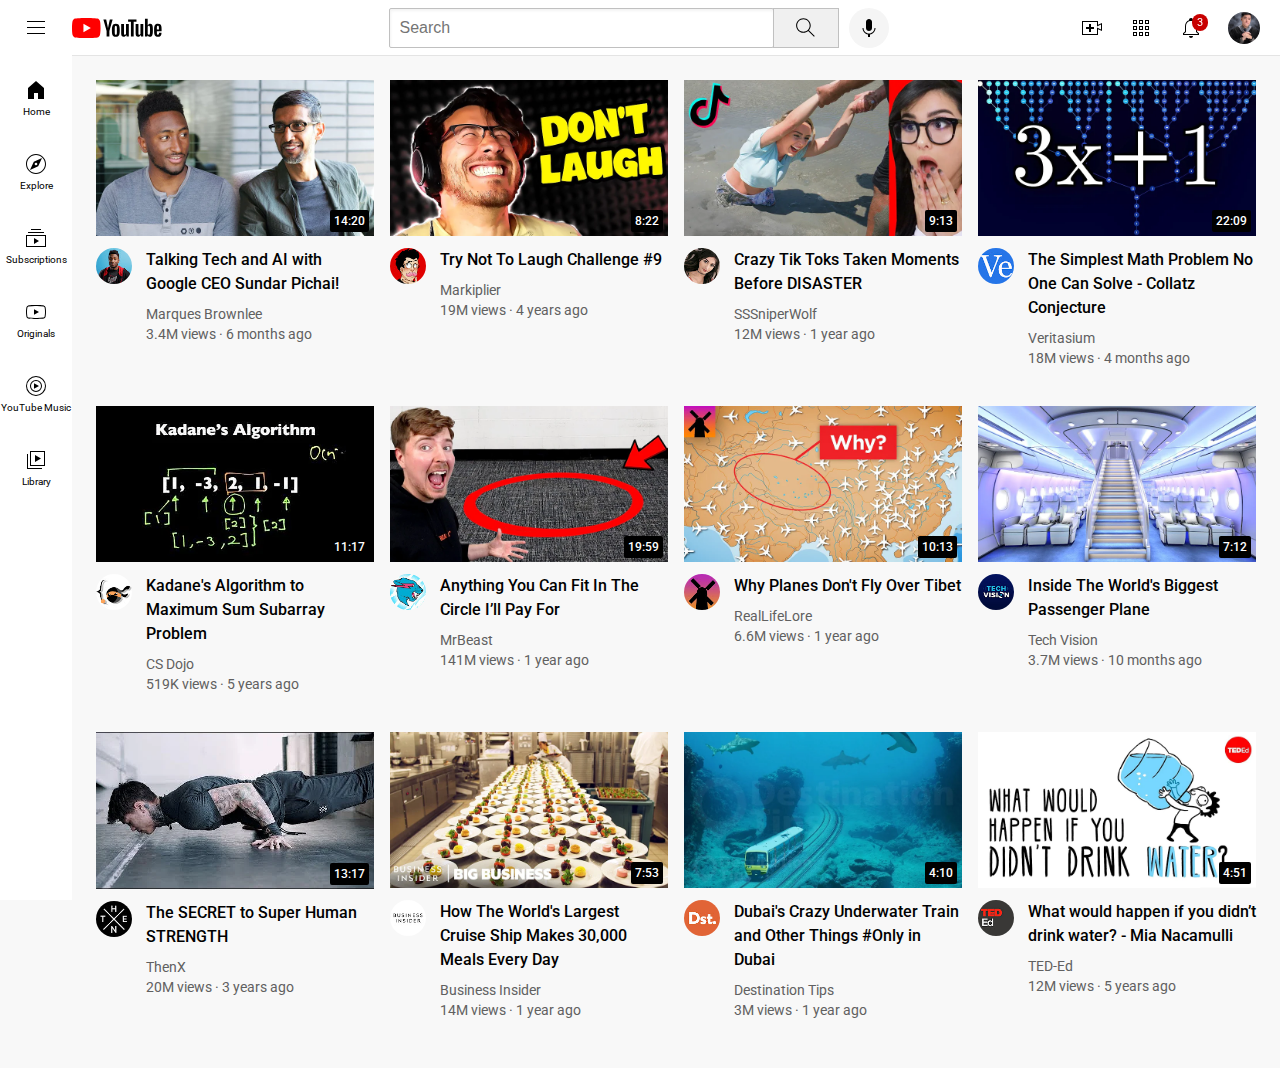
<file: index.html>
<!DOCTYPE html>
<html>

  <head>
    <title>YouTube.com Clone</title>

    <link rel="preconnect" href="https://fonts.googleapis.com">
    <link rel="preconnect" href="https://fonts.gstatic.com" crossorigin>
    <link href="https://fonts.googleapis.com/css2?family=Roboto:wght@400;500;700&display=swap" rel="stylesheet">

    <link rel="stylesheet" href="styles/general.css">
    <link rel="stylesheet" href="styles/header.css">
    <link rel="stylesheet" href="styles/video.css">
    <link rel="stylesheet" href="styles/sidebar.css">
  </head>

  <body>
    <header class="header">

      <div class="left-section">

        <img class="hamburger-menu" src="icons/hamburger-menu.svg">
        <img class="youtube-logo" src="icons/youtube-logo.svg">

      </div>

      <div class="middle-section">

        <input class="search-bar" type="text" placeholder="Search">
        <button class="search-button">
          <img class="search-icon" src="icons/search.svg">
          <div class="tooltip">Search</div>
        </button>
        
        <button class="voice-search-button">
          <img class="voice-search-icon" src="icons/voice-search-icon.svg">
          <div class="tooltip">Search with your voice</div>
        </button>

      </div>

      <div class="right-section">
        
        <div class="upload-icon-container">
          <img class="upload-icon" src="icons/upload.svg">
          <div class="tooltip">Create</div>
        
        </div>
        
        <div class="youtube-apps-icon-container">
          <img class="youtube-apps-icon" src="icons/youtube-apps.svg">
          <div class="tooltip">YouTube Apps</div>
        </div>

        <div class="notifications-icon-container">
          <img class="notifications-icon" src="icons/notifications.svg">
          <div class="notifications-count">3</div>
          <div class="tooltip">Notifications</div>
        </div>

        <img class="current-user-picture" src="channel-pictures/my-channel.jpg">

      </div>

    </header>

    <nav class="sidebar">

      <div class="sidebar-link">
        <img src="icons/home.svg">
        <div>Home</div>
      </div>

      <div class="sidebar-link">
        <img src="icons/explore.svg">
        <div>Explore</div>
      </div>

      <div class="sidebar-link">
        <img src="icons/subscriptions.svg">
        <div>Subscriptions</div>
      </div>

      <div class="sidebar-link">
        <img src="icons/originals.svg">
        <div>Originals</div>
      </div>

      <div class="sidebar-link">
        <img src="icons/youtube-music.svg">
        <div>YouTube Music</div>
      </div>

      <div class="sidebar-link">
        <img src="icons/library.svg">
        <div>Library</div>
      </div>

    </nav>

    <main>
      <section class="video-grid">

        <div class="video-preview">
          <div class="thumbnail-row">
            <img class="thumbnail" src="thumbnails/thumbnail-1.webp">
            <div class="video-time">14:20</div>
          </div>
          <div class="video-info-grid">
            <div class="channel-picture">
              <img class="profile-picture" src="channel-pictures/channel-1.jpeg">
            </div>
            <div class="video-info">
              <p class="video-title">
                Talking Tech and AI with Google CEO Sundar Pichai!
              </p>
              <p class="video-author">
                Marques Brownlee
              </p>
              <p class="video-stats">
                3.4M views &#183; 6 months ago
              </p>
            </div>
          </div>
        </div>

        <div class="video-preview">
          <div class="thumbnail-row">
            <img class="thumbnail" src="thumbnails/thumbnail-2.webp">
            <div class="video-time">8:22</div>
          </div>
          <div class="video-info-grid">
            <div class="channel-picture">
              <img class="profile-picture" src="channel-pictures/channel-2.jpeg">
            </div>
            <div class="video-info">
              <p class="video-title">
                Try Not To Laugh Challenge #9
              </p>
              <p class="video-author">
                Markiplier
              </p>
              <p class="video-stats">
                19M views &#183; 4 years ago
              </p>
            </div>
          </div>
        </div>

        <div class="video-preview">
          <div class="thumbnail-row">
            <img class="thumbnail" src="thumbnails/thumbnail-3.webp">
            <div class="video-time">9:13</div>
          </div>
          <div class="video-info-grid">
            <div class="channel-picture">
              <img class="profile-picture" src="channel-pictures/channel-3.jpeg">
            </div>
            <div class="video-info">
              <p class="video-title">
                Crazy Tik Toks Taken Moments Before DISASTER
              </p>
              <p class="video-author">
                SSSniperWolf
              </p>
              <p class="video-stats">
                12M views &#183; 1 year ago
              </p>
            </div>
          </div>
        </div>

        <div class="video-preview">
          <div class="thumbnail-row">
            <img class="thumbnail" src="thumbnails/thumbnail-4.webp">
            <div class="video-time">22:09</div>
          </div>
          <div class="video-info-grid">
            <div class="channel-picture">
              <img class="profile-picture" src="channel-pictures/channel-4.jpeg">
            </div>
            <div class="video-info">
              <p class="video-title">
                The Simplest Math Problem No One Can Solve - Collatz Conjecture
              </p>
              <p class="video-author">
                Veritasium
              </p>
              <p class="video-stats">
                18M views &#183; 4 months ago
              </p>
            </div>
          </div>
        </div>

        <div class="video-preview">
          <div class="thumbnail-row">
            <img class="thumbnail" src="thumbnails/thumbnail-5.webp">
            <div class="video-time">11:17</div>
          </div>
          <div class="video-info-grid">
            <div class="channel-picture">
              <img class="profile-picture" src="channel-pictures/channel-5.jpeg">
            </div>
            <div class="video-info">
              <p class="video-title">
                Kadane's Algorithm to Maximum Sum Subarray Problem
              </p>
              <p class="video-author">
                CS Dojo
              </p>
              <p class="video-stats">
                519K views &#183; 5 years ago
              </p>
            </div>
          </div>
        </div>

        <div class="video-preview">
          <div class="thumbnail-row">
            <img class="thumbnail" src="thumbnails/thumbnail-6.webp">
            <div class="video-time">19:59</div>
          </div>
          <div class="video-info-grid">
            <div class="channel-picture">
              <img class="profile-picture" src="channel-pictures/channel-6.jpeg">
            </div>
            <div class="video-info">
              <p class="video-title">
                Anything You Can Fit In The Circle I’ll Pay For
              </p>
              <p class="video-author">
                MrBeast
              </p>
              <p class="video-stats">
                141M views &#183; 1 year ago
              </p>
            </div>
          </div>
        </div>

        <div class="video-preview">
          <div class="thumbnail-row">
            <img class="thumbnail" src="thumbnails/thumbnail-7.webp">
            <div class="video-time">10:13</div>
          </div>
          <div class="video-info-grid">
            <div class="channel-picture">
              <img class="profile-picture" src="channel-pictures/channel-7.jpeg">
            </div>
            <div class="video-info">
              <p class="video-title">
                Why Planes Don't Fly Over Tibet
              </p>
              <p class="video-author">
                RealLifeLore
              </p>
              <p class="video-stats">
                6.6M views &#183; 1 year ago
              </p>
            </div>
          </div>
        </div>

        <div class="video-preview">
          <div class="thumbnail-row">
            <img class="thumbnail" src="thumbnails/thumbnail-8.webp">
            <div class="video-time">7:12</div>
          </div>
          <div class="video-info-grid">
            <div class="channel-picture">
              <img class="profile-picture" src="channel-pictures/channel-8.jpeg">
            </div>
            <div class="video-info">
              <p class="video-title">
                Inside The World's Biggest Passenger Plane
              </p>
              <p class="video-author">
                Tech Vision
              </p>
              <p class="video-stats">
                3.7M views &#183; 10 months ago
              </p>
            </div>
          </div>
        </div>

        <div class="video-preview">
          <div class="thumbnail-row">
            <img class="thumbnail" src="thumbnails/thumbnail-9.webp">
            <div class="video-time">13:17</div>
          </div>
          <div class="video-info-grid">
            <div class="channel-picture">
              <img class="profile-picture" src="channel-pictures/channel-9.jpeg">
            </div>
            <div class="video-info">
              <p class="video-title">
                The SECRET to Super Human STRENGTH
              </p>
              <p class="video-author">
                ThenX
              </p>
              <p class="video-stats">
                20M views &#183; 3 years ago
              </p>
            </div>
          </div>
        </div>

        <div class="video-preview">
          <div class="thumbnail-row">
            <img class="thumbnail" src="thumbnails/thumbnail-10.webp">
            <div class="video-time">7:53</div>
          </div>
          <div class="video-info-grid">
            <div class="channel-picture">
              <img class="profile-picture" src="channel-pictures/channel-10.jpeg">
            </div>
            <div class="video-info">
              <p class="video-title">
                How The World's Largest Cruise Ship Makes 30,000 Meals Every Day
              </p>
              <p class="video-author">
                Business Insider
              </p>
              <p class="video-stats">
                14M views &#183; 1 year ago
              </p>
            </div>
          </div>
        </div>

        <div class="video-preview">
          <div class="thumbnail-row">
            <img class="thumbnail" src="thumbnails/thumbnail-11.webp">
            <div class="video-time">4:10</div>
          </div>
          <div class="video-info-grid">
            <div class="channel-picture">
              <img class="profile-picture" src="channel-pictures/channel-11.jpeg">
            </div>
            <div class="video-info">
              <p class="video-title">
                Dubai's Crazy Underwater Train and Other Things #Only in Dubai
              </p>
              <p class="video-author">
                Destination Tips
              </p>
              <p class="video-stats">
                3M views &#183; 1 year ago
              </p>
            </div>
          </div>
        </div>

        <div class="video-preview">

          <div class="thumbnail-row">
            <img class="thumbnail" src="thumbnails/thumbnail-12.webp">
            <div class="video-time">4:51</div>
          </div>

          <div class="video-info-grid">

            <div class="channel-picture">
              <img class="profile-picture" src="channel-pictures/channel-12.jpeg">
            </div>

            <div class="video-info">

              <p class="video-title">
                What would happen if you didn’t drink water? - Mia Nacamulli
              </p>

              <p class="video-author">
                TED-Ed
              </p>

              <p class="video-stats">
                12M views &#183; 5 years ago
              </p>

            </div>

          </div>

        </div>

      </section>

    </main>

  </body>

</html>
</file>
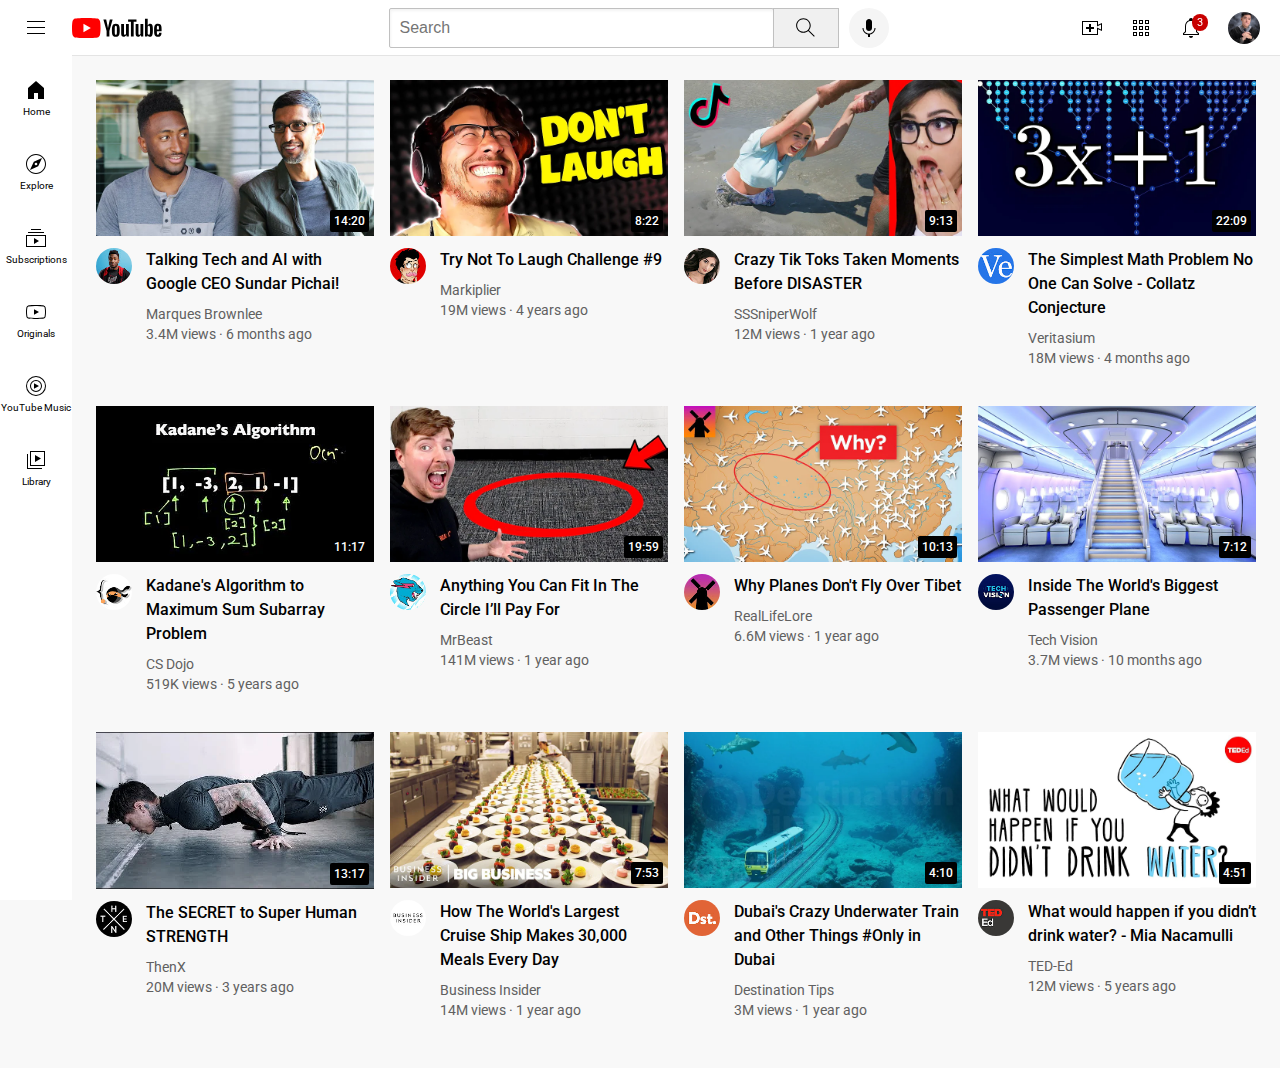
<file: youtube.html>
<!DOCTYPE html>
<html>

  <head>
    <title>YouTube.com Clone</title>

    <link rel="preconnect" href="https://fonts.googleapis.com">
    <link rel="preconnect" href="https://fonts.gstatic.com" crossorigin>
    <link href="https://fonts.googleapis.com/css2?family=Roboto:wght@400;500;700&display=swap" rel="stylesheet">

    <link rel="stylesheet" href="styles/general.css">
    <link rel="stylesheet" href="styles/header.css">
    <link rel="stylesheet" href="styles/video.css">
    <link rel="stylesheet" href="styles/sidebar.css">
  </head>

  <body>
    <header class="header">

      <div class="left-section">

        <img class="hamburger-menu" src="icons/hamburger-menu.svg">
        <img class="youtube-logo" src="icons/youtube-logo.svg">

      </div>

      <div class="middle-section">

        <input class="search-bar" type="text" placeholder="Search">
        <button class="search-button">
          <img class="search-icon" src="icons/search.svg">
          <div class="tooltip">Search</div>
        </button>
        
        <button class="voice-search-button">
          <img class="voice-search-icon" src="icons/voice-search-icon.svg">
          <div class="tooltip">Search with your voice</div>
        </button>

      </div>

      <div class="right-section">
        
        <div class="upload-icon-container">
          <img class="upload-icon" src="icons/upload.svg">
          <div class="tooltip">Create</div>
        
        </div>
        
        <div class="youtube-apps-icon-container">
          <img class="youtube-apps-icon" src="icons/youtube-apps.svg">
          <div class="tooltip">YouTube Apps</div>
        </div>

        <div class="notifications-icon-container">
          <img class="notifications-icon" src="icons/notifications.svg">
          <div class="notifications-count">3</div>
          <div class="tooltip">Notifications</div>
        </div>

        <img class="current-user-picture" src="channel-pictures/my-channel.jpg">

      </div>

    </header>

    <nav class="sidebar">

      <div class="sidebar-link">
        <img src="icons/home.svg">
        <div>Home</div>
      </div>

      <div class="sidebar-link">
        <img src="icons/explore.svg">
        <div>Explore</div>
      </div>

      <div class="sidebar-link">
        <img src="icons/subscriptions.svg">
        <div>Subscriptions</div>
      </div>

      <div class="sidebar-link">
        <img src="icons/originals.svg">
        <div>Originals</div>
      </div>

      <div class="sidebar-link">
        <img src="icons/youtube-music.svg">
        <div>YouTube Music</div>
      </div>

      <div class="sidebar-link">
        <img src="icons/library.svg">
        <div>Library</div>
      </div>

    </nav>

    <main>
      <section class="video-grid">

        <div class="video-preview">
          <div class="thumbnail-row">
            <img class="thumbnail" src="thumbnails/thumbnail-1.webp">
            <div class="video-time">14:20</div>
          </div>
          <div class="video-info-grid">
            <div class="channel-picture">
              <img class="profile-picture" src="channel-pictures/channel-1.jpeg">
            </div>
            <div class="video-info">
              <p class="video-title">
                Talking Tech and AI with Google CEO Sundar Pichai!
              </p>
              <p class="video-author">
                Marques Brownlee
              </p>
              <p class="video-stats">
                3.4M views &#183; 6 months ago
              </p>
            </div>
          </div>
        </div>

        <div class="video-preview">
          <div class="thumbnail-row">
            <img class="thumbnail" src="thumbnails/thumbnail-2.webp">
            <div class="video-time">8:22</div>
          </div>
          <div class="video-info-grid">
            <div class="channel-picture">
              <img class="profile-picture" src="channel-pictures/channel-2.jpeg">
            </div>
            <div class="video-info">
              <p class="video-title">
                Try Not To Laugh Challenge #9
              </p>
              <p class="video-author">
                Markiplier
              </p>
              <p class="video-stats">
                19M views &#183; 4 years ago
              </p>
            </div>
          </div>
        </div>

        <div class="video-preview">
          <div class="thumbnail-row">
            <img class="thumbnail" src="thumbnails/thumbnail-3.webp">
            <div class="video-time">9:13</div>
          </div>
          <div class="video-info-grid">
            <div class="channel-picture">
              <img class="profile-picture" src="channel-pictures/channel-3.jpeg">
            </div>
            <div class="video-info">
              <p class="video-title">
                Crazy Tik Toks Taken Moments Before DISASTER
              </p>
              <p class="video-author">
                SSSniperWolf
              </p>
              <p class="video-stats">
                12M views &#183; 1 year ago
              </p>
            </div>
          </div>
        </div>

        <div class="video-preview">
          <div class="thumbnail-row">
            <img class="thumbnail" src="thumbnails/thumbnail-4.webp">
            <div class="video-time">22:09</div>
          </div>
          <div class="video-info-grid">
            <div class="channel-picture">
              <img class="profile-picture" src="channel-pictures/channel-4.jpeg">
            </div>
            <div class="video-info">
              <p class="video-title">
                The Simplest Math Problem No One Can Solve - Collatz Conjecture
              </p>
              <p class="video-author">
                Veritasium
              </p>
              <p class="video-stats">
                18M views &#183; 4 months ago
              </p>
            </div>
          </div>
        </div>

        <div class="video-preview">
          <div class="thumbnail-row">
            <img class="thumbnail" src="thumbnails/thumbnail-5.webp">
            <div class="video-time">11:17</div>
          </div>
          <div class="video-info-grid">
            <div class="channel-picture">
              <img class="profile-picture" src="channel-pictures/channel-5.jpeg">
            </div>
            <div class="video-info">
              <p class="video-title">
                Kadane's Algorithm to Maximum Sum Subarray Problem
              </p>
              <p class="video-author">
                CS Dojo
              </p>
              <p class="video-stats">
                519K views &#183; 5 years ago
              </p>
            </div>
          </div>
        </div>

        <div class="video-preview">
          <div class="thumbnail-row">
            <img class="thumbnail" src="thumbnails/thumbnail-6.webp">
            <div class="video-time">19:59</div>
          </div>
          <div class="video-info-grid">
            <div class="channel-picture">
              <img class="profile-picture" src="channel-pictures/channel-6.jpeg">
            </div>
            <div class="video-info">
              <p class="video-title">
                Anything You Can Fit In The Circle I’ll Pay For
              </p>
              <p class="video-author">
                MrBeast
              </p>
              <p class="video-stats">
                141M views &#183; 1 year ago
              </p>
            </div>
          </div>
        </div>

        <div class="video-preview">
          <div class="thumbnail-row">
            <img class="thumbnail" src="thumbnails/thumbnail-7.webp">
            <div class="video-time">10:13</div>
          </div>
          <div class="video-info-grid">
            <div class="channel-picture">
              <img class="profile-picture" src="channel-pictures/channel-7.jpeg">
            </div>
            <div class="video-info">
              <p class="video-title">
                Why Planes Don't Fly Over Tibet
              </p>
              <p class="video-author">
                RealLifeLore
              </p>
              <p class="video-stats">
                6.6M views &#183; 1 year ago
              </p>
            </div>
          </div>
        </div>

        <div class="video-preview">
          <div class="thumbnail-row">
            <img class="thumbnail" src="thumbnails/thumbnail-8.webp">
            <div class="video-time">7:12</div>
          </div>
          <div class="video-info-grid">
            <div class="channel-picture">
              <img class="profile-picture" src="channel-pictures/channel-8.jpeg">
            </div>
            <div class="video-info">
              <p class="video-title">
                Inside The World's Biggest Passenger Plane
              </p>
              <p class="video-author">
                Tech Vision
              </p>
              <p class="video-stats">
                3.7M views &#183; 10 months ago
              </p>
            </div>
          </div>
        </div>

        <div class="video-preview">
          <div class="thumbnail-row">
            <img class="thumbnail" src="thumbnails/thumbnail-9.webp">
            <div class="video-time">13:17</div>
          </div>
          <div class="video-info-grid">
            <div class="channel-picture">
              <img class="profile-picture" src="channel-pictures/channel-9.jpeg">
            </div>
            <div class="video-info">
              <p class="video-title">
                The SECRET to Super Human STRENGTH
              </p>
              <p class="video-author">
                ThenX
              </p>
              <p class="video-stats">
                20M views &#183; 3 years ago
              </p>
            </div>
          </div>
        </div>

        <div class="video-preview">
          <div class="thumbnail-row">
            <img class="thumbnail" src="thumbnails/thumbnail-10.webp">
            <div class="video-time">7:53</div>
          </div>
          <div class="video-info-grid">
            <div class="channel-picture">
              <img class="profile-picture" src="channel-pictures/channel-10.jpeg">
            </div>
            <div class="video-info">
              <p class="video-title">
                How The World's Largest Cruise Ship Makes 30,000 Meals Every Day
              </p>
              <p class="video-author">
                Business Insider
              </p>
              <p class="video-stats">
                14M views &#183; 1 year ago
              </p>
            </div>
          </div>
        </div>

        <div class="video-preview">
          <div class="thumbnail-row">
            <img class="thumbnail" src="thumbnails/thumbnail-11.webp">
            <div class="video-time">4:10</div>
          </div>
          <div class="video-info-grid">
            <div class="channel-picture">
              <img class="profile-picture" src="channel-pictures/channel-11.jpeg">
            </div>
            <div class="video-info">
              <p class="video-title">
                Dubai's Crazy Underwater Train and Other Things #Only in Dubai
              </p>
              <p class="video-author">
                Destination Tips
              </p>
              <p class="video-stats">
                3M views &#183; 1 year ago
              </p>
            </div>
          </div>
        </div>

        <div class="video-preview">

          <div class="thumbnail-row">
            <img class="thumbnail" src="thumbnails/thumbnail-12.webp">
            <div class="video-time">4:51</div>
          </div>

          <div class="video-info-grid">

            <div class="channel-picture">
              <img class="profile-picture" src="channel-pictures/channel-12.jpeg">
            </div>

            <div class="video-info">

              <p class="video-title">
                What would happen if you didn’t drink water? - Mia Nacamulli
              </p>

              <p class="video-author">
                TED-Ed
              </p>

              <p class="video-stats">
                12M views &#183; 5 years ago
              </p>

            </div>

          </div>

        </div>

      </section>

    </main>

  </body>

</html>
</file>
<file: styles/general.css>
p {
  margin-top: 0;
  margin-bottom: 0;
}

body {
  /* This style below will be inherited */
  font-family: Roboto, Arial;
  margin: 0;
  padding-top: 80px;
  padding-bottom: 50px;
  padding-left: 96px;
  padding-right: 24px;
  background-color: rgb(248, 248, 248);
}
</file>
<file: styles/header.css>
.header {
  height: 55px;

  display: flex;
  flex-direction: row;
  justify-content: space-between;

  position: fixed;
  top: 0;
  left: 0;
  right: 0;
  z-index: 100;

  background-color: white;
  border-bottom-width: 1px;
  border-bottom-style: solid;
  border-bottom-color: rgb(228, 228, 228);
}

.left-section {
  display: flex;
  align-items: center;
}

.hamburger-menu {
  height: 24px;
  margin-left: 24px;
  margin-right: 24px;
}

.youtube-logo {
  height: 20px;
}

.middle-section {
  flex: 1;
  margin-left: 70px;
  margin-right: 35px;
  max-width: 500px;
  display: flex;
  align-items: center;
}

.search-bar {
  flex: 1;
  height: 36px;
  padding-left: 10px;
  font-size: 16px;
  border: 1px solid rgb(192, 192, 192);
  border-radius: 2px;
  box-shadow: inset 1px 2px 3px rgba(0, 0, 0, 0.05);
  width: 0;
}

.search-bar::placeholder {
  font-size: 16px;
}

.search-button {
  height: 40px;
  width: 66px;
  background-color: rgb(240, 240, 240);
  border-width: 1px;
  border-style: solid;
  border-color: rgb(192, 192, 192);
  margin-left: -1px;
  margin-right: 10px;
}

.search-button,
.voice-search-button,
.upload-icon-container {
  display: flex;
  justify-content: center;
  align-items: center;
  position: relative;
}

.search-button .tooltip,
.voice-search-button .tooltip,
.upload-icon-container .tooltip {
  position: absolute;
  background-color: gray;
  color: white;
  padding-top: 4px;
  padding-bottom: 4px;
  padding-left: 8px;
  padding-right: 8px;
  border-radius: 2px;
  font-size: 12px;
  bottom: -30px;
  opacity: 0;
  transition: opacity 0.15s;
  pointer-events: none;
  white-space: nowrap;
}

.search-button:hover .tooltip,
.voice-search-button:hover .tooltip,
.upload-icon-container:hover .tooltip {
  opacity: 1;
}

.search-icon {
  height: 25px;
}

.voice-search-button {
  height: 40px;
  width: 40px;
  border-radius: 20px;
  border: none;
  background-color: rgb(245, 245, 245);
}

.voice-search-icon {
  height: 24px;
}

.right-section {
  width: 180px;
  margin-right: 20px;
  display: flex;
  align-items: center;
  justify-content: space-between;
  flex-shrink: 0;
}

.upload-icon {
  height: 24px;
}

.youtube-apps-icon {
  height: 24px;
}

.notifications-icon {
  height: 24px;
}

.notifications-icon-container {
  position: relative;
}

.notifications-count {
  position: absolute;
  top: -2px;
  right: -5px;
  background-color: rgb(200, 0, 0);
  color: white;
  font-size: 11px;
  padding-left: 5px;
  padding-right: 5px;
  padding-top: 2px;
  padding-bottom: 2px;
  border-radius: 10px;
}

.current-user-picture {
  height: 32px;
  border-radius: 16px;
}

.search-button,
.voice-search-button,
.upload-icon-container,
.youtube-apps-icon-container,
.notifications-icon-container {
  display: flex;
  justify-content: center;
  align-items: center;
  position: relative;
  cursor: pointer;
}

.search-button .tooltip,
.voice-search-button .tooltip,
.upload-icon-container .tooltip,
.youtube-apps-icon-container .tooltip,
.notifications-icon-container .tooltip {
  font-family: Roboto, Arial;
  position: absolute;
  background-color: gray;
  color: white;
  padding-top: 4px;
  padding-bottom: 4px;
  padding-left: 8px;
  padding-right: 8px;
  border-radius: 2px;
  font-size: 12px;
  bottom: -30px;
  opacity: 0;
  transition: opacity 0.15s;
  pointer-events: none;
  white-space: nowrap;
}

.search-button:hover .tooltip,
.voice-search-button:hover .tooltip,
.upload-icon-container:hover .tooltip,
.youtube-apps-icon-container:hover .tooltip,
.notifications-icon-container:hover .tooltip {
  opacity: 1;
}
</file>
<file: styles/video.css>
.thumbnail {
  width: 100%;
}

.video-title {
  margin-top: 0;
  font-size: 14px;
  font-weight: 500;
  line-height: 20px;
  margin-bottom: 10px;
}

.video-info-grid {
  display: grid;
  grid-template-columns: 50px 1fr;
}

.profile-picture {
  width: 36px;
  border-radius: 50px;
}

.thumbnail-row {
  margin-bottom: 8px;
  position: relative;
}

.video-author,
.video-stats {
  font-size: 12px;
  color: rgb(96, 96, 96);
}

.video-author {
  margin-bottom: 4px;
}

@media (min-width: 1000px) {
  .video-title {
    font-size: 16px;
    line-height: 24px;
  }
}

@media (min-width: 1000px) {
  .video-author,
  .video-stats {
    font-size: 14px;
  }
}

.video-grid {
  display: grid;
  grid-template-columns: 1fr 1fr 1fr;
  column-gap: 16px;
  row-gap: 40px;
}

@media (max-width: 750px) {
  .video-grid {
    grid-template-columns: 1fr 1fr;
  }
}

@media (min-width: 751px) and (max-width: 999px) {
  .video-grid {
    grid-template-columns: 1fr 1fr 1fr;
  }
}

@media (min-width: 1000px) {
  .video-grid {
    grid-template-columns: 1fr 1fr 1fr 1fr;
  }
}

.video-time {
  font-size: 12px;
  font-weight: 500;
  padding: 4px;
  border-radius: 2px;
  background-color: black;
  color: white;
  position: absolute;
  bottom: 8px;
  right: 5px;
}
</file>
<file: styles/sidebar.css>
.sidebar {
  position: fixed;
  left: 0;
  bottom: 0;
  top: 55px;
  background-color: white;
  width: 72px;
  z-index: 200;
  padding-top: 5px;
}

.sidebar-link {
  height: 74px;
  display: flex;
  justify-content: center;
  align-items: center;
  flex-direction: column;
  cursor: pointer;
}

.sidebar-link:hover {
  background-color: rgb(235, 235, 235);
}

.sidebar-link img {
  height: 24px;
  margin-bottom: 4px;
}

.sidebar-link div {
  font-size: 10px;
}
</file>
